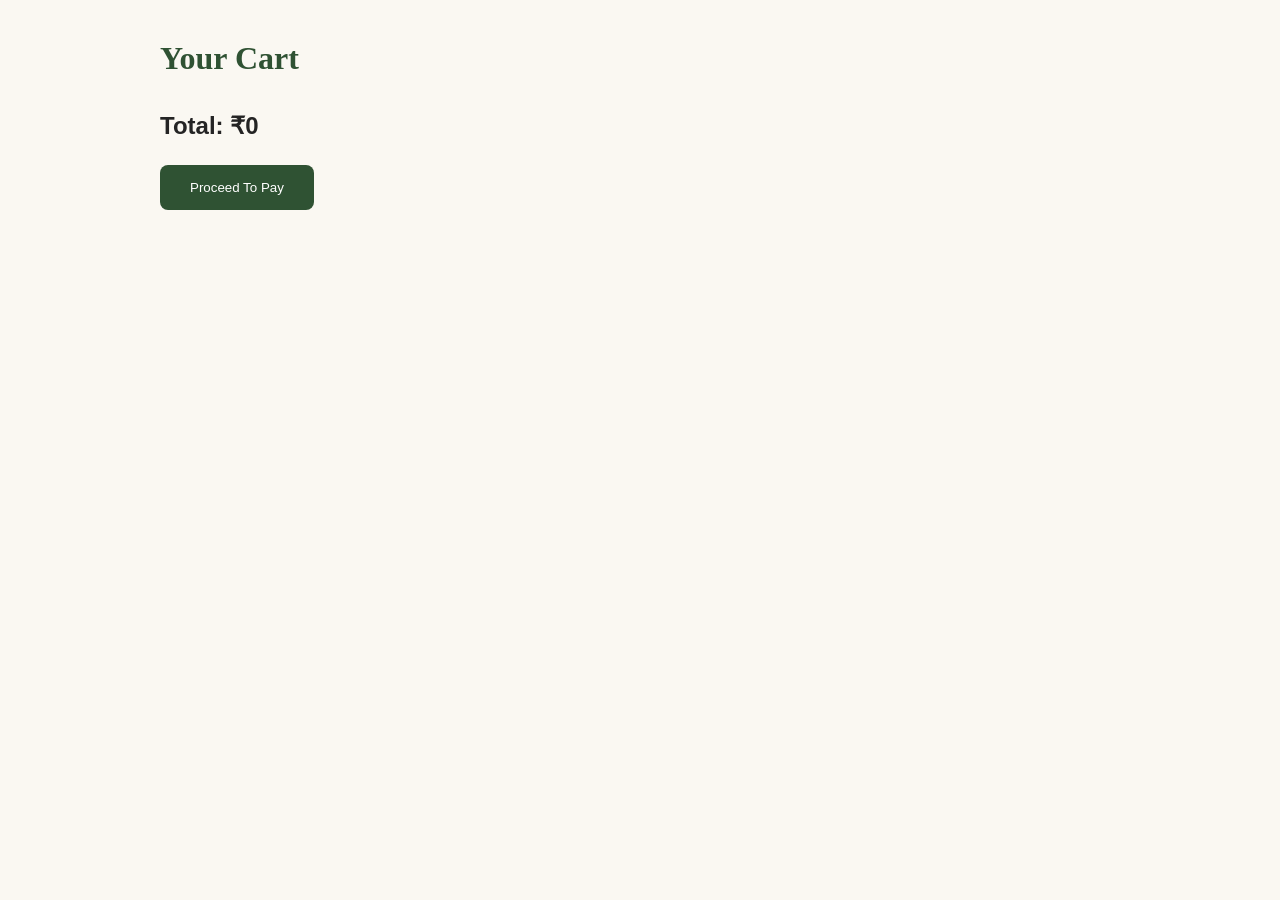
<file: cart.html>
<!DOCTYPE html>
<html lang="en">

<head>
<meta charset="UTF-8">
<meta name="viewport"
      content="width=device-width, initial-scale=1.0">

<title>Shopping Cart</title>

<link rel="stylesheet"
      href="style.css">

<style>

.cart-page{
  max-width:1000px;
  margin:auto;
  padding:40px 20px;
}

.cart-item{
  display:flex;
  gap:20px;
  align-items:center;
  background:white;
  padding:20px;
  margin-bottom:20px;
  border-radius:12px;
  box-shadow:0 3px 10px rgba(0,0,0,.1);
}

.cart-item img{
  width:100px;
  height:100px;
  object-fit:cover;
  border-radius:10px;
}

.cart-details{
  flex:1;
}

.cart-total{
  margin-top:30px;
  font-size:24px;
  font-weight:bold;
}

.remove-btn{
  background:#e53935;
  color:white;
  border:none;
  padding:10px 15px;
  border-radius:8px;
  cursor:pointer;
}

.checkout-btn{
  background:#2F5233;
  color:white;
  border:none;
  padding:15px 30px;
  border-radius:8px;
  cursor:pointer;
  margin-top:20px;
}
</style>
</head>

<body>

<div class="cart-page">

<h1>Your Cart</h1>

<div id="cartContainer">
</div>

<div id="cartTotal"
     class="cart-total">
</div>

<button
  class="checkout-btn"
  onclick="proceedToPay()">
  Proceed To Pay
</button>

</div>

<script>

function renderCart(){

  const cart =
    JSON.parse(
      localStorage.getItem("cart")
    ) || [];

  const container =
    document.getElementById(
      "cartContainer"
    );

  const totalDiv =
    document.getElementById(
      "cartTotal"
    );

  container.innerHTML = "";

  let total = 0;

  cart.forEach(item => {

    total +=
      item.price * item.quantity;

    container.innerHTML += `

      <div class="cart-item">

        <img src="${item.image}">

        <div class="cart-details">

          <h3>${item.name}</h3>

          <p>
           Price: ₹${item.price}
          </p>

          <p>
           Quantity:
           ${item.quantity}
          </p>

        </div>

        <button
          class="remove-btn"
          onclick="removeItem(${item.id})">
          Remove
        </button>

      </div>

    `;
  });

  totalDiv.innerHTML =
    `Total: ₹${total}`;
}
function proceedToPay(){

    const cart =
        JSON.parse(
            localStorage.getItem("cart")
        ) || [];

    if(cart.length === 0){
        alert("Your cart is empty.");
        return;
    }

    const orderId =
        "WD" +
        Math.floor(
            Math.random() * 100000
        );

    document.getElementById(
        "orderId"
    ).textContent = orderId;

    document.getElementById(
        "paymentModal"
    ).style.display = "flex";

    localStorage.removeItem("cart");
}

function goHome(){

    window.location.href =
        "index.html";
}
function removeItem(id){

  let cart =
    JSON.parse(
      localStorage.getItem("cart")
    ) || [];

  cart =
    cart.filter(
      item => item.id !== id
    );

  localStorage.setItem(
    "cart",
    JSON.stringify(cart)
  );

  renderCart();
}

renderCart();

function proceedToPay(){

    const cart =
        JSON.parse(
            localStorage.getItem("cart")
        ) || [];

    if(cart.length === 0){
        alert("Your cart is empty.");
        return;
    }

    const orderId =
        "WD" +
        Math.floor(
            Math.random() * 100000
        );

    document.getElementById(
        "orderId"
    ).textContent = orderId;

    document.getElementById(
        "paymentModal"
    ).style.display = "flex";

    localStorage.removeItem("cart");
}

function goHome(){

    window.location.href =
        "index.html";
}

</script>
<div id="paymentModal" class="payment-modal">

  <div class="payment-box">

    <div class="success-icon">✓</div>

    <h2>Payment Successful</h2>

    <p>
      Thank you for shopping with
      Whitegate Dairy Co.
    </p>

    <p>
      Order ID:
      <strong id="orderId"></strong>
    </p>

    <button onclick="goHome()">
      Continue Shopping
    </button>

  </div>

</div>

</body>
</body>
</html>
</file>
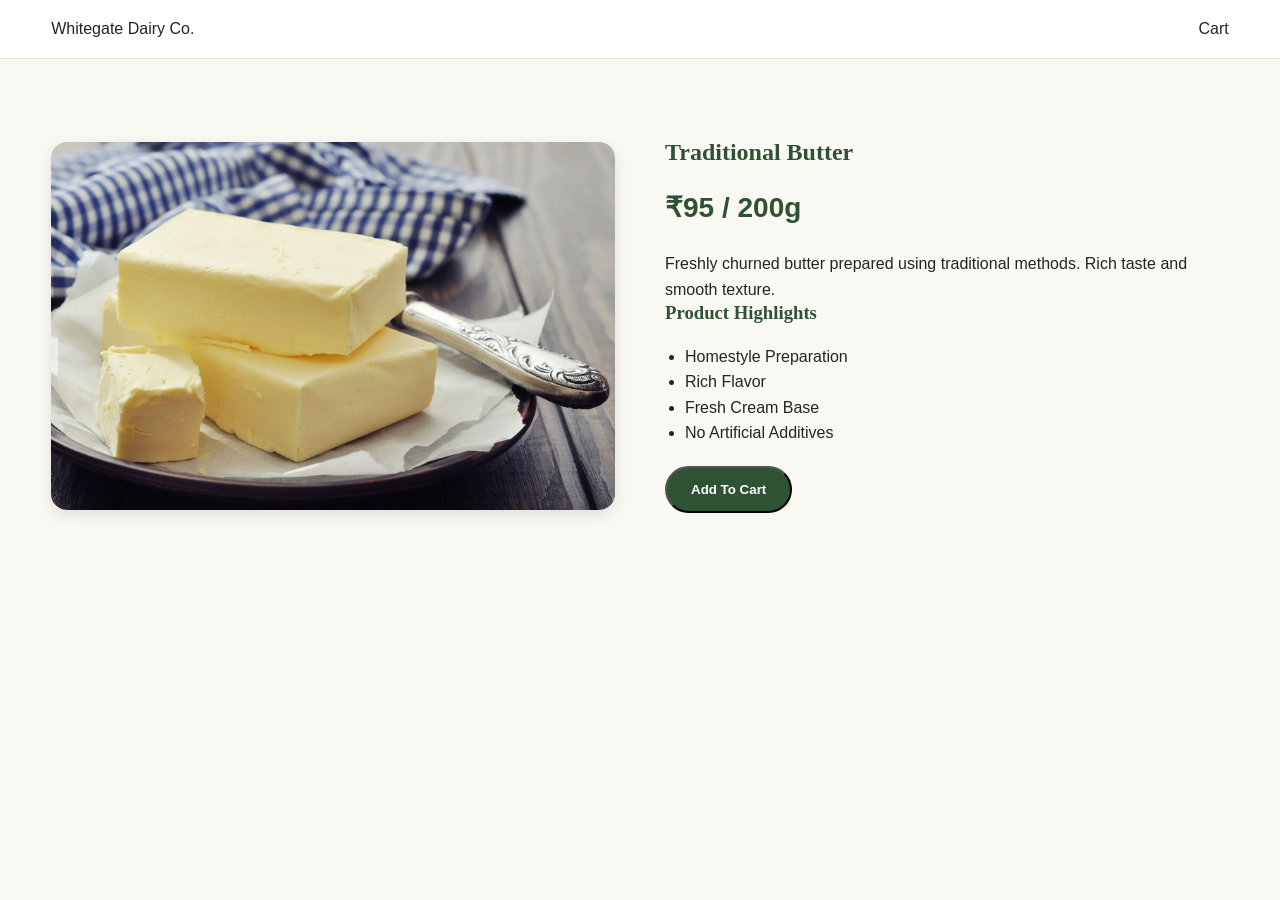
<file: products/butter.html>
<!DOCTYPE html>
<html lang="en">

<head>
    <meta charset="UTF-8">
    <meta name="viewport" content="width=device-width, initial-scale=1.0">

    <title>White Butter</title>

    <!-- Main CSS -->
    <link rel="stylesheet" href="../style.css">
</head>

<body>

    <!-- Header -->
    <header class="site-header">
        <div class="wrap header-inner">

            <a href="../index.html" class="logo">
                Whitegate Dairy Co.
            </a>

            <a href="../cart.html" class="cart-link">
                Cart
            </a>

        </div>
    </header>


    <!-- Product Details -->
    <section class="product-detail">

        <div class="wrap product-detail-grid">

            <!-- Product Image -->
            <div>
                <img
                    src="../images/Butter.jpeg"
                    alt="Traditional White Butter"
                    class="product-detail-image"
                >
            </div>


            <!-- Product Information -->
            <div>

                <h1>Traditional Butter</h1>

                <p class="detail-price">
                    ₹95 / 200g
                </p>

                <p>
                    Freshly churned butter prepared using
                    traditional methods. Rich taste and
                    smooth texture.
                </p>


                <h3>Product Highlights</h3>

                <ul>
                    <li>Homestyle Preparation</li>
                    <li>Rich Flavor</li>
                    <li>Fresh Cream Base</li>
                    <li>No Artificial Additives</li>
                </ul>


                <button
                    class="btn btn-primary"
                    onclick="addToCart()">
                    Add To Cart
                </button>

            </div>

        </div>

    </section>


    <!-- Add To Cart Script -->
    <script>

        function addToCart() {

            let cart =
                JSON.parse(
                    localStorage.getItem("cart")
                ) || [];


            const product = {

                id: 4,

                name: "Butter",

                description:
                    "Traditional cultured butter.",

                price: 95,

                unit: "200g",

                image: "../images/butter.jpg",

                quantity: 1

            };


            const existing =
                cart.find(
                    item => item.id === 4
                );


            if (existing) {

                existing.quantity++;

            } else {

                cart.push(product);

            }


            localStorage.setItem(
                "cart",
                JSON.stringify(cart)
            );


            alert("Butter added to cart");

        }

    </script>

</body>

</html>
</file>
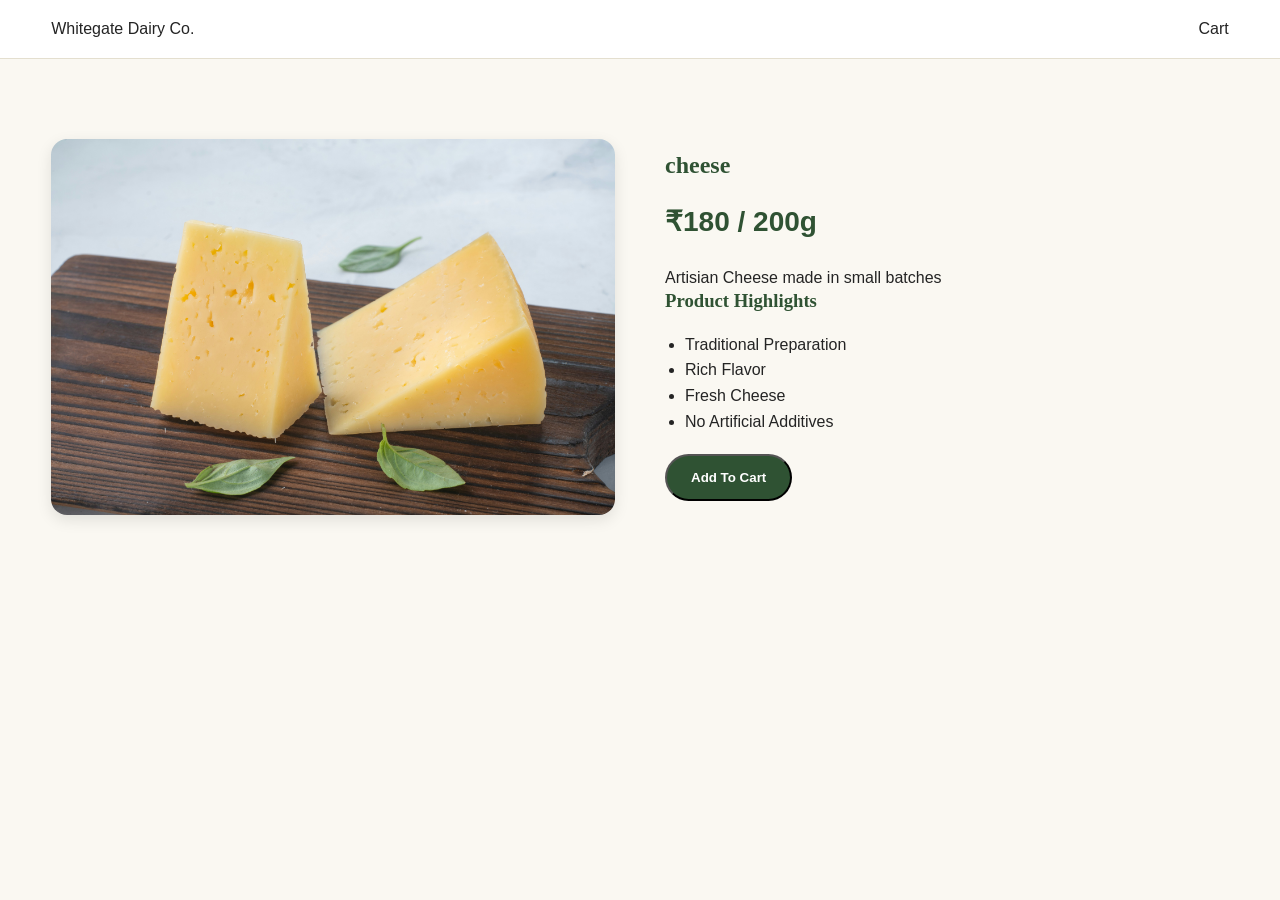
<file: products/cheese.html>
<!DOCTYPE html>
<html lang="en">

<head>
    <meta charset="UTF-8">
    <meta name="viewport" content="width=device-width, initial-scale=1.0">

    <title>Traditional Cheese | Whitegate Dairy Co.</title>

    <!-- Main CSS -->
    <link rel="stylesheet" href="../style.css">
</head>

<body>

    <!-- Header -->
    <header class="site-header">
        <div class="wrap header-inner">

            <a href="../index.html" class="logo">
                Whitegate Dairy Co.
            </a>

            <a href="../cart.html" class="cart-link">
                Cart
            </a>

        </div>
    </header>


    <!-- Product Details -->
    <section class="product-detail">

        <div class="wrap product-detail-grid">

            <!-- Product Image -->
            <div>
                <img
                    src="../images/cheese.jpg"
                    alt="Traditional cheese"
                    class="product-detail-image"
                >
            </div>


            <!-- Product Information -->
            <div>

                <h1>cheese</h1>

                <p class="detail-price">
                    ₹180 / 200g
                </p>

                <p>
                    Artisian Cheese made in small batches
                </p>


                <h3>Product Highlights</h3>

                <ul>
                    <li>Traditional Preparation</li>
                    <li>Rich Flavor</li>
                    <li>Fresh Cheese</li>
                    <li>No Artificial Additives</li>
                </ul>


                <!-- Add To Cart -->
                <button
                    type="button"
                    class="btn btn-primary"
                    onclick="addToCart()">

                    Add To Cart

                </button>

            </div>

        </div>

    </section>


    <!-- Add To Cart Script -->
    <script>

        function addToCart() {

            let cart =
                JSON.parse(
                    localStorage.getItem("cart")
                ) || [];


            // Butter product
            const product = {

                id: 4,

                slug: "cheese",

                name: "Cheese",

                description:
                    "Artisian Cheese",

                price: 180,

                unit: "200g",

                image: "../images/cheese.jpg",

                quantity: 1

            };


            // Check if Butter already exists
            const existing =
                cart.find(
                    item => item.id === product.id
                );


            if (existing) {

                existing.quantity++;

            } else {

                cart.push(product);

            }


            // Save cart
            localStorage.setItem(
                "cart",
                JSON.stringify(cart)
            );


            // Confirmation
            alert("Butter added to cart");

        }

    </script>

</body>

</html>
</file>
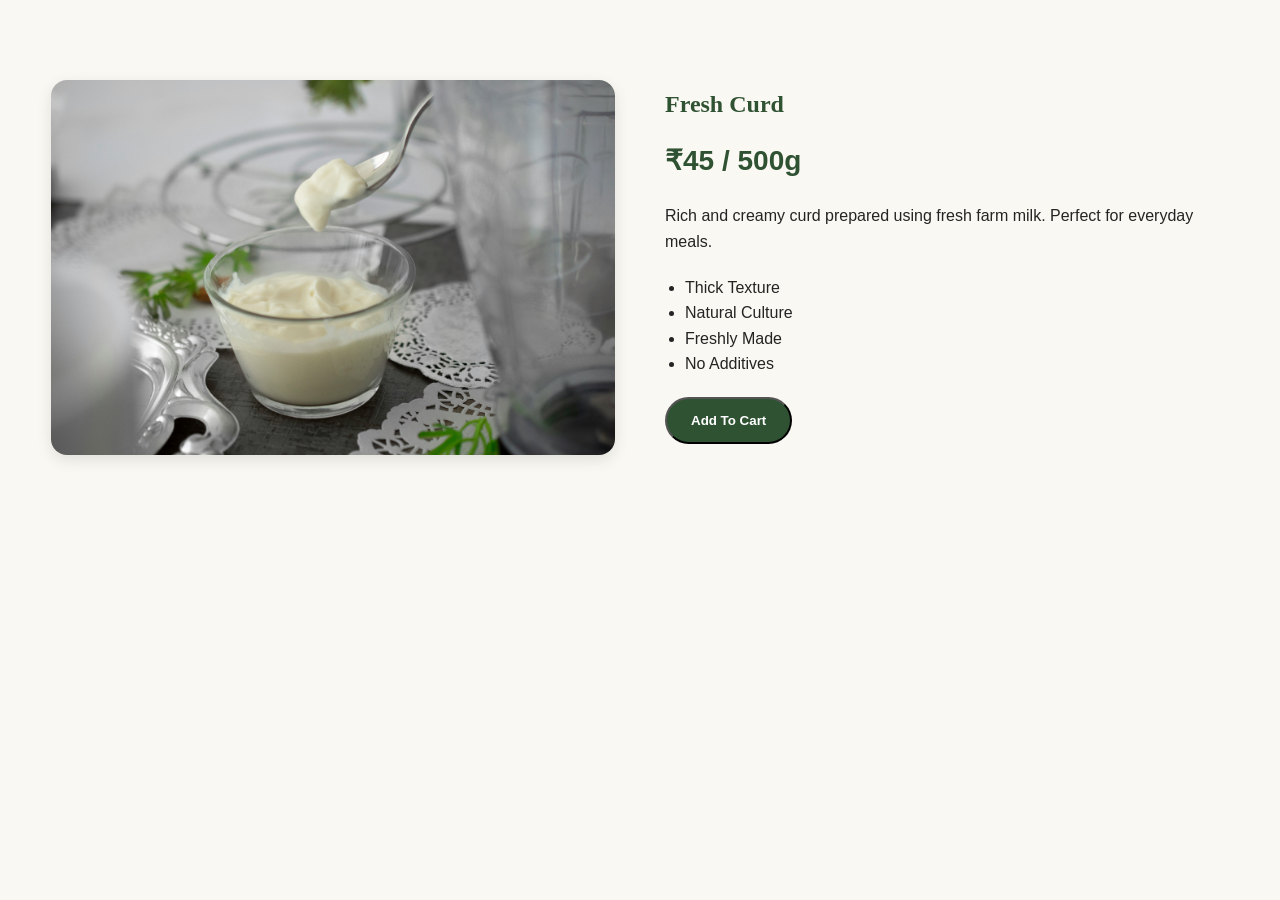
<file: products/curd.html>
<!DOCTYPE html>
<html lang="en">

<head>
    <meta charset="UTF-8">
    <meta name="viewport" content="width=device-width, initial-scale=1.0">

    <title>Fresh Curd</title>

    <!-- Load CSS -->
    <link rel="stylesheet" href="../style.css">
</head>

<body>

    <section class="product-detail">

        <div class="wrap product-detail-grid">

            <!-- Product Image -->
            <div>
                <img 
                    src="../images/curd.jpg" 
                    alt="Fresh Curd"
                    class="product-detail-image"
                >
            </div>

            <!-- Product Information -->
            <div>

                <h1>Fresh Curd</h1>

                <p class="detail-price">
                    ₹45 / 500g
                </p>

                <p>
                    Rich and creamy curd prepared using fresh farm milk.
                    Perfect for everyday meals.
                </p>

                <ul>
                    <li>Thick Texture</li>
                    <li>Natural Culture</li>
                    <li>Freshly Made</li>
                    <li>No Additives</li>
                </ul>

                <button 
                    class="btn btn-primary"
                    onclick="addToCart()">
                    Add To Cart
                </button>

            </div>

        </div>

    </section>


    <script>

        function addToCart() {

            let cart =
                JSON.parse(localStorage.getItem("cart")) || [];

            const product = {
                id: 2,
                name: "Curd",
                description: "Homemade thick curd.",
                price: 45,
                unit: "500g",
                image: "../images/curd.jpg",
                quantity: 1
            };

            const existing =
                cart.find(item => item.id === 2);

            if (existing) {

                existing.quantity++;

            } else {

                cart.push(product);

            }

            localStorage.setItem(
                "cart",
                JSON.stringify(cart)
            );

            alert("Curd added to cart");
        }

    </script>

</body>
</html>
</file>
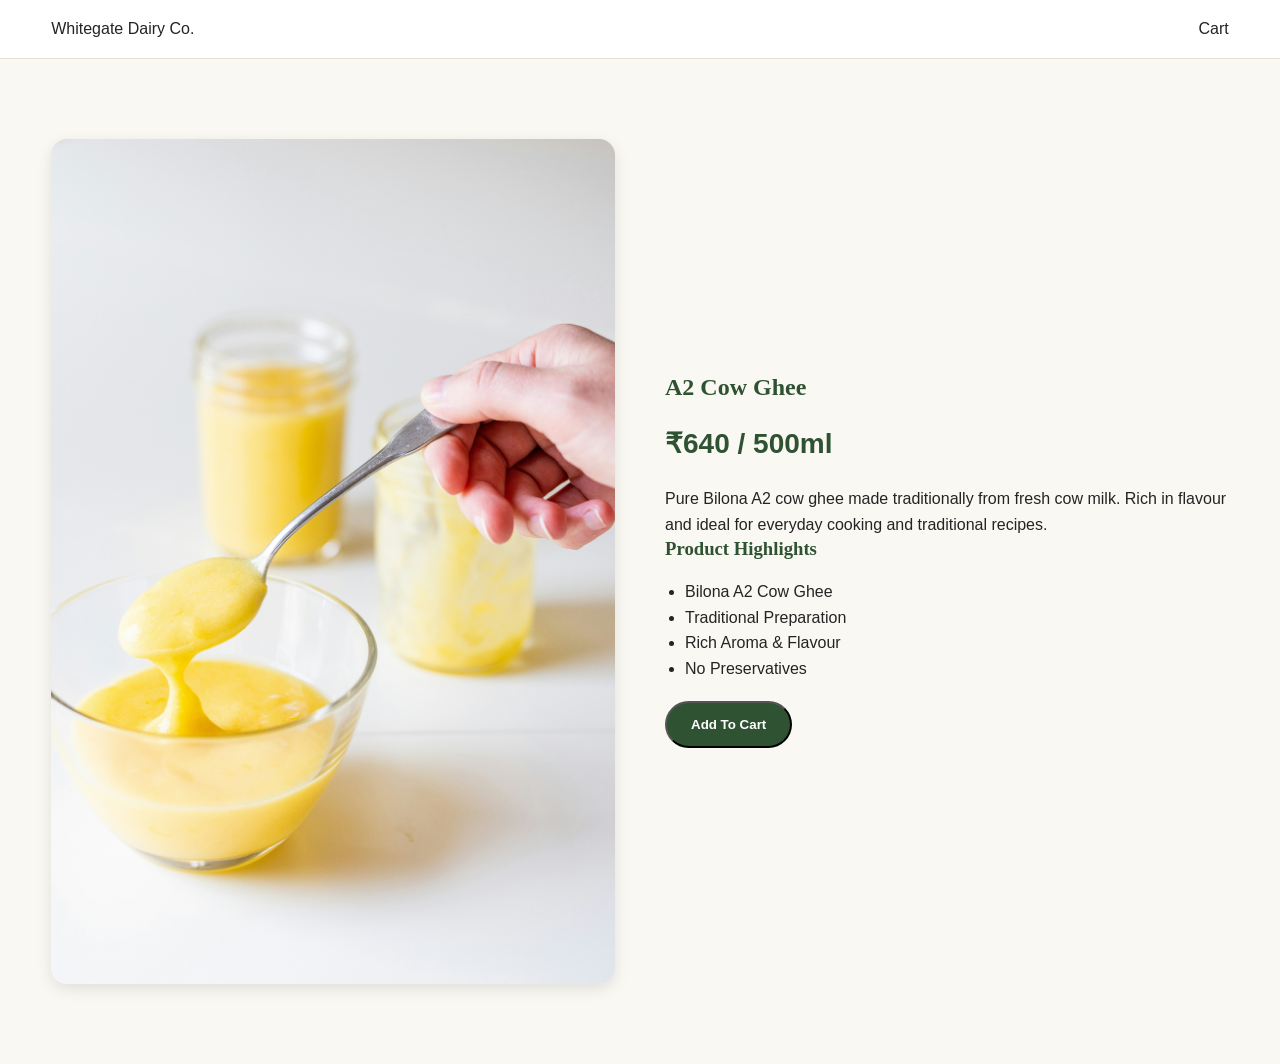
<file: products/ghee.html>
<!DOCTYPE html>
<html lang="en">

<head>
    <meta charset="UTF-8">
    <meta name="viewport" content="width=device-width, initial-scale=1.0">

    <title>A2 Cow Ghee | Whitegate Dairy Co.</title>

    <!-- Main Stylesheet -->
    <link rel="stylesheet" href="../style.css">
</head>

<body>

    <!-- ==============================
         HEADER
    =============================== -->
    <header class="site-header">

        <div class="wrap header-inner">

            <a href="../index.html" class="logo">
                Whitegate Dairy Co.
            </a>

            <a href="../cart.html" class="cart-link">
                Cart
            </a>

        </div>

    </header>


    <!-- ==============================
         PRODUCT DETAILS
    =============================== -->
    <main>

        <section class="product-detail">

            <div class="wrap product-detail-grid">

                <!-- Product Image -->
                <div class="product-image-container">

                    <img
                        src="../images/ghee.jpg"
                        alt="A2 Cow Ghee"
                        class="product-detail-image"
                    >

                </div>


                <!-- Product Information -->
                <div class="product-info">

                    <h1>A2 Cow Ghee</h1>

                    <p class="detail-price">
                        ₹640 / 500ml
                    </p>

                    <p>
                        Pure Bilona A2 cow ghee made traditionally
                        from fresh cow milk. Rich in flavour and
                        ideal for everyday cooking and traditional recipes.
                    </p>


                    <!-- Product Highlights -->
                    <h3>Product Highlights</h3>

                    <ul>
                        <li>Bilona A2 Cow Ghee</li>
                        <li>Traditional Preparation</li>
                        <li>Rich Aroma & Flavour</li>
                        <li>No Preservatives</li>
                    </ul>


                    <!-- Add To Cart Button -->
                    <button
                        type="button"
                        class="btn btn-primary"
                        onclick="addToCart()">

                        Add To Cart

                    </button>

                </div>

            </div>

        </section>

    </main>


    <!-- ==============================
         CART SCRIPT
    =============================== -->
    <script>

        function addToCart() {

            // Get existing cart from localStorage
            let cart =
                JSON.parse(
                    localStorage.getItem("cart")
                ) || [];


            // A2 Cow Ghee product
            const product = {

                id: 5,

                slug: "ghee",

                name: "A2 Cow Ghee",

                description:
                    "Bilona A2 cow ghee.",

                price: 640,

                unit: "500ml",

                image: "../images/ghee.jpg",

                quantity: 1

            };


            // Check if Ghee already exists
            const existing =
                cart.find(
                    item => item.id === product.id
                );


            if (existing) {

                // Increase quantity
                existing.quantity++;

            } else {

                // Add Ghee to cart
                cart.push(product);

            }


            // Save updated cart
            localStorage.setItem(
                "cart",
                JSON.stringify(cart)
            );


            // Confirmation
            alert("A2 Cow Ghee added to cart");

        }

    </script>

</body>

</html>
</file>
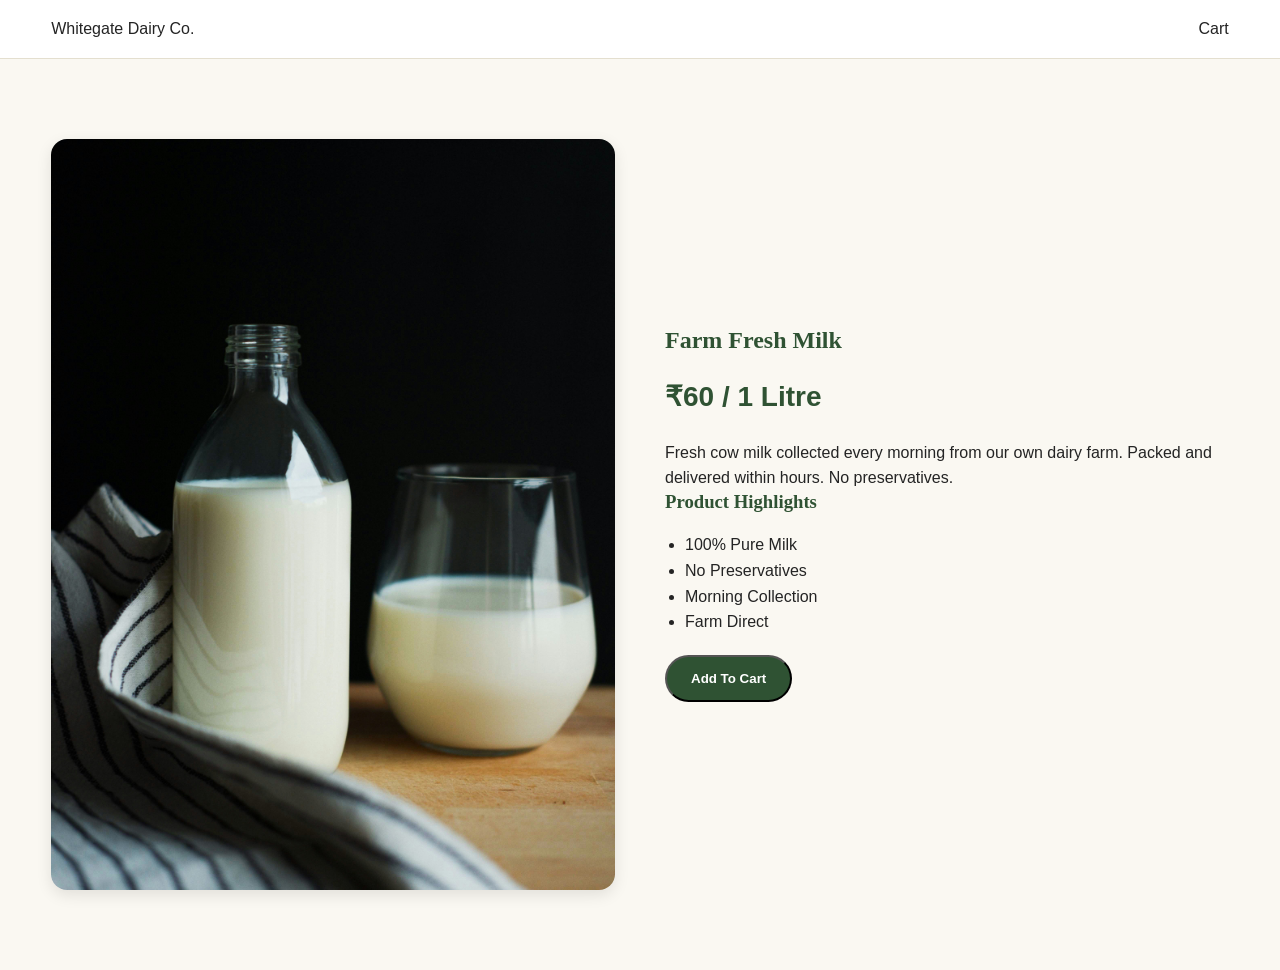
<file: products/milk.html>
<!DOCTYPE html>
<html lang="en">

<head>
    <meta charset="UTF-8">
    <meta name="viewport" content="width=device-width, initial-scale=1.0">

    <title>Farm Fresh Milk</title>

    <link rel="stylesheet" href="../style.css">
</head>

<body>

    <!-- Header -->
    <header class="site-header">
        <div class="wrap header-inner">

            <a href="../index.html" class="logo">
                Whitegate Dairy Co.
            </a>

            <a href="../cart.html" class="cart-link">
                Cart
            </a>

        </div>
    </header>


    <!-- Product Details -->
    <section class="product-detail">

        <div class="wrap product-detail-grid">

            <!-- Product Image -->
            <div>
                <img
                    src="../images/milk.jpg"
                    alt="Fresh Milk"
                    class="product-detail-image"
                >
            </div>


            <!-- Product Information -->
            <div>

                <h1>Farm Fresh Milk</h1>

                <p class="detail-price">
                    ₹60 / 1 Litre
                </p>

                <p>
                    Fresh cow milk collected every morning
                    from our own dairy farm.
                    Packed and delivered within hours.
                    No preservatives.
                </p>

                <h3>Product Highlights</h3>

                <ul>
                    <li>100% Pure Milk</li>
                    <li>No Preservatives</li>
                    <li>Morning Collection</li>
                    <li>Farm Direct</li>
                </ul>

                <button
                    class="btn btn-primary"
                    onclick="addToCart()">
                    Add To Cart
                </button>

            </div>

        </div>

    </section>


    <!-- Add To Cart -->
    <script>

        function addToCart() {

            let cart =
                JSON.parse(
                    localStorage.getItem("cart")
                ) || [];


            const product = {

                id: 1,

                name: "Farm Fresh Milk",

                description:
                    "Pure cow milk collected every morning.",

                price: 60,

                unit: "1 Litre",

                image: "../images/milk.jpg",

                quantity: 1

            };


            const existing =
                cart.find(
                    item => item.id === 1
                );


            if (existing) {

                existing.quantity++;

            } else {

                cart.push(product);

            }


            localStorage.setItem(
                "cart",
                JSON.stringify(cart)
            );


            alert("Farm Fresh Milk added to cart");

        }

    </script>

</body>

</html>
</file>
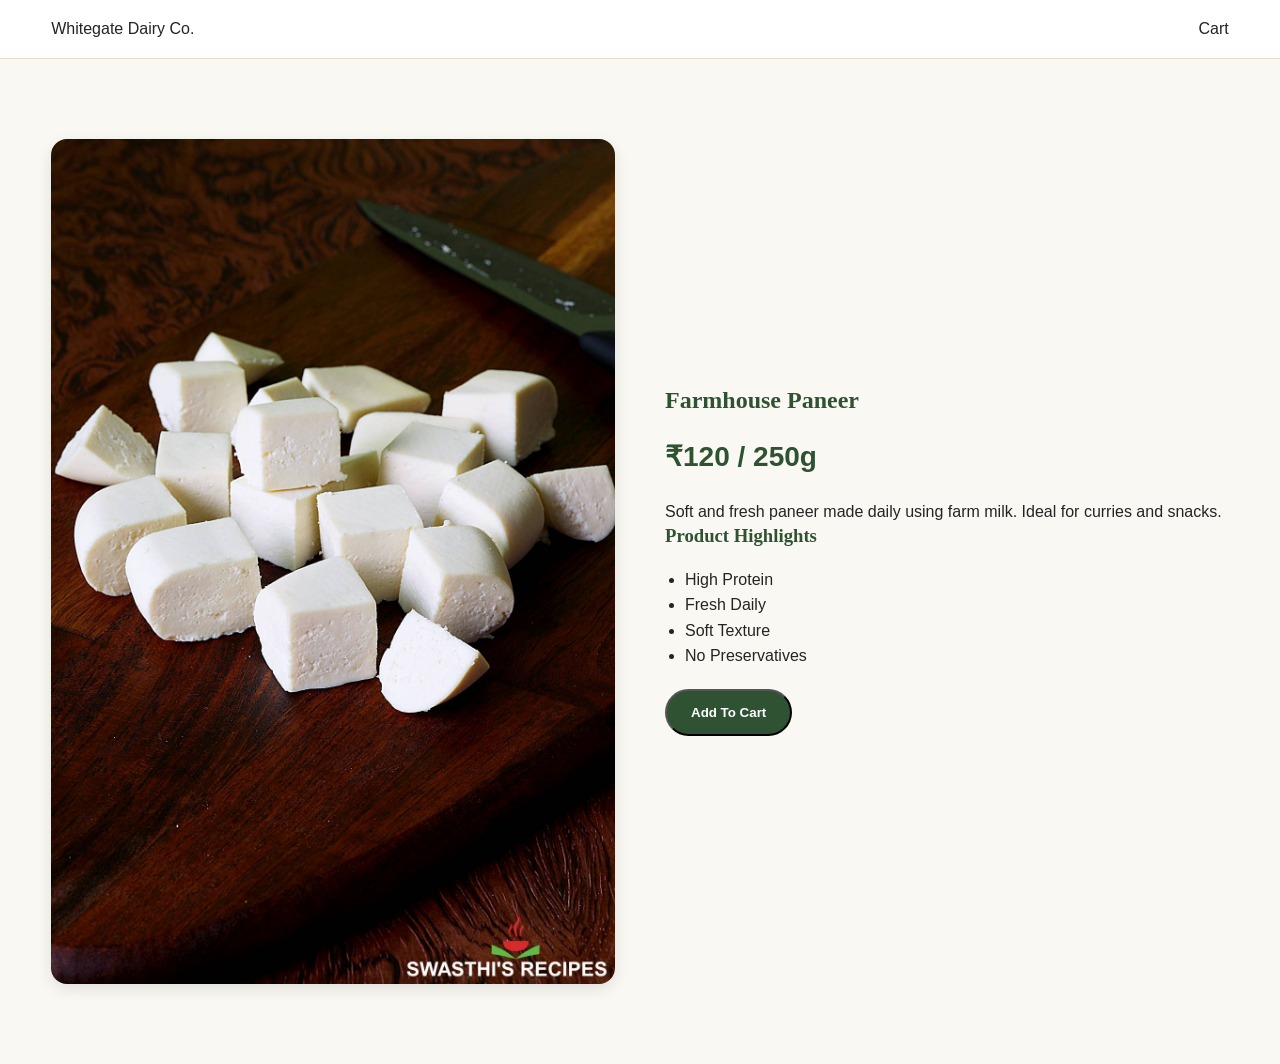
<file: products/paneer.html>
<!DOCTYPE html>
<html lang="en">

<head>
    <meta charset="UTF-8">
    <meta name="viewport" content="width=device-width, initial-scale=1.0">

    <title>Farmhouse Paneer</title>

    <!-- Main CSS -->
    <link rel="stylesheet" href="../style.css">
</head>

<body>

    <!-- Header -->
    <header class="site-header">
        <div class="wrap header-inner">

            <a href="../index.html" class="logo">
                Whitegate Dairy Co.
            </a>

            <a href="../cart.html" class="cart-link">
                Cart
            </a>

        </div>
    </header>


    <!-- Product Details -->
    <section class="product-detail">

        <div class="wrap product-detail-grid">

            <!-- Product Image -->
            <div>
                <img
                    src="../images/paneer.jpg"
                    alt="Farmhouse Paneer"
                    class="product-detail-image"
                >
            </div>


            <!-- Product Information -->
            <div>

                <h1>Farmhouse Paneer</h1>

                <p class="detail-price">
                    ₹120 / 250g
                </p>

                <p>
                    Soft and fresh paneer made daily using
                    farm milk. Ideal for curries and snacks.
                </p>


                <h3>Product Highlights</h3>

                <ul>
                    <li>High Protein</li>
                    <li>Fresh Daily</li>
                    <li>Soft Texture</li>
                    <li>No Preservatives</li>
                </ul>


                <button
                    class="btn btn-primary"
                    onclick="addToCart()">
                    Add To Cart
                </button>

            </div>

        </div>

    </section>


    <!-- Add To Cart Script -->
    <script>

        function addToCart() {

            let cart =
                JSON.parse(
                    localStorage.getItem("cart")
                ) || [];


            const product = {

                id: 3,

                name: "Paneer",

                description:
                    "Soft farmhouse paneer.",

                price: 120,

                unit: "250g",

                image: "../images/paneer.jpg",

                quantity: 1

            };


            const existing =
                cart.find(
                    item => item.id === 3
                );


            if (existing) {

                existing.quantity++;

            } else {

                cart.push(product);

            }


            localStorage.setItem(
                "cart",
                JSON.stringify(cart)
            );


            alert("Paneer added to cart");

        }

    </script>

</body>

</html>
</file>
<file: style.css>
:root{
  --green:#2F5233;
  --green-light:#C7D6BC;
  --green-soft:#F4F7EF;
  --gold:#E8A33D;
  --cream:#FAF8F2;
  --brown:#76634D;
  --text:#242424;
  --border:#E4DFCF;
  --shadow:0 10px 30px rgba(0,0,0,.08);
  --radius:18px;
}

*{
  margin:0;
  padding:0;
  box-sizing:border-box;
}

html{
  scroll-behavior:smooth;
}

body{
  font-family:"Work Sans",sans-serif;
  color:var(--text);
  background:var(--cream);
  line-height:1.6;
}

img,
svg{
  max-width:100%;
  display:block;
}

a{
  text-decoration:none;
  color:inherit;
}

.wrap{
  width:min(1180px,92%);
  margin:auto;
}

h1,h2,h3{
  font-family:"Zilla Slab",serif;
  line-height:1.15;
  color:var(--green);
}

/* HEADER */

.site-header{
  position:sticky;
  top:0;
  z-index:999;
  background:#fff;
  border-bottom:1px solid var(--border);
}

.header-inner{
  display:flex;
  align-items:center;
  justify-content:space-between;
  padding:16px 0;
}

.brand{
  display:flex;
  align-items:center;
  gap:12px;
}

.brand-mark{
  width:42px;
}

.brand-name{
  font-weight:700;
  color:var(--green);
}

.primary-nav{
  display:flex;
  gap:32px;
}

.primary-nav a{
  font-weight:600;
}

.primary-nav a:hover{
  color:var(--gold);
}

.header-actions{
  display:flex;
  align-items:center;
  gap:10px;
}

.icon-btn{
  width:42px;
  height:42px;
  border:none;
  border-radius:50%;
  cursor:pointer;
  background:var(--green-soft);
  display:flex;
  justify-content:center;
  align-items:center;
}

.icon-btn svg{
  width:20px;
  stroke:var(--green);
  fill:none;
  stroke-width:2;
}

.cart-btn{
  position:relative;
}

.cart-count{
  position:absolute;
  top:-4px;
  right:-4px;
  background:var(--gold);
  color:#fff;
  width:20px;
  height:20px;
  border-radius:50%;
  display:flex;
  justify-content:center;
  align-items:center;
  font-size:.75rem;
}

.nav-toggle{
  display:none;
  background:none;
  border:none;
  cursor:pointer;
}

.nav-toggle span{
  width:24px;
  height:2px;
  background:var(--green);
  display:block;
  margin:5px 0;
}

/* HERO */

.hero{
  padding:80px 0;
}

.hero-grid{
  display:grid;
  grid-template-columns:1.1fr .9fr;
  gap:60px;
  align-items:center;
}

.hero-kicker{
  color:var(--gold);
  font-weight:700;
  margin-bottom:14px;
}

.hero h1{
  font-size:clamp(2.6rem,5vw,4.8rem);
  margin-bottom:20px;
}

.hero-sub{
  font-size:1.1rem;
  margin-bottom:28px;
  color:#555;
}

.hero-actions{
  display:flex;
  gap:15px;
  flex-wrap:wrap;
}

.btn{
  display:inline-block;
  padding:14px 24px;
  border-radius:999px;
  font-weight:600;
  transition:.3s;
}

.btn-primary{
  background:var(--green);
  color:white;
}

.btn-primary:hover{
  transform:translateY(-2px);
}

.btn-ghost{
  border:2px solid var(--green);
  color:var(--green);
}

.btn-ghost:hover{
  background:var(--green);
  color:white;
}

.btn-gold{
  background:var(--gold);
  color:white;
  border:none;
  cursor:pointer;
}

.hero-stats{
  display:flex;
  gap:24px;
  margin-top:40px;
  flex-wrap:wrap;
}

.hero-stats dt{
  font-size:2rem;
  font-weight:700;
  color:var(--green);
}

.hero-art{
  display:flex;
  justify-content:center;
}

/* TRUST STRIP */

.trust-strip{
  background:var(--green);
  color:white;
  padding:18px 0;
}

.trust-inner{
  display:grid;
  gap:20px;
  grid-template-columns:repeat(auto-fit,minmax(220px,1fr));
}

.trust-item{
  display:flex;
  align-items:center;
  gap:10px;
}

.trust-dot{
  width:10px;
  height:10px;
  border-radius:50%;
  background:var(--gold);
}

/* COMMON */

section{
  padding:80px 0;
}

.section-title{
  font-size:2.2rem;
  margin-bottom:12px;
}

.section-sub{
  color:#666;
}

.catalogue-head{
  margin-bottom:30px;
}

/* HIGHLIGHTS */

.highlight-grid{
  display:grid;
  grid-template-columns:repeat(3,1fr);
  gap:24px;
}

.highlight-card{
  padding:30px;
  border-radius:var(--radius);
  box-shadow:var(--shadow);
}

.highlight-card h3{
  margin:15px 0;
}

.highlight-green{
  background:#EAF4E5;
}

.highlight-gold{
  background:#FFF0D9;
}

.highlight-brown{
  background:#EFE3D6;
}

.highlight-tag{
  font-size:.85rem;
  font-weight:700;
}

.highlight-price{
  display:block;
  margin-top:18px;
  font-weight:700;
  color:var(--green);
}

/* PRODUCTS */

.product-grid{
  display:grid;
  grid-template-columns:repeat(auto-fit,minmax(250px,1fr));
  gap:24px;
}

.product-card{
  background:white;
  border-radius:var(--radius);
  padding:20px;
  box-shadow:var(--shadow);
}

.product-card img{
  border-radius:12px;
  margin-bottom:15px;
}

.product-card h3{
  margin-bottom:8px;
}

.product-price{
  display:block;
  margin:10px 0;
  font-weight:700;
  color:var(--green);
}

/* ABOUT */

.about{
  background:white;
}

.about-grid{
  display:grid;
  grid-template-columns:1fr 1fr;
  gap:60px;
  align-items:center;
}

.about-copy p{
  margin-bottom:18px;
}

.pasture-illustration{
  max-width:450px;
}

/* NEWSLETTER */

.newsletter{
  position:relative;
  background:var(--green);
  color:white;
  overflow:hidden;
}

.newsletter h2{
  color:white;
}

.newsletter-inner{
  display:flex;
  align-items:center;
  justify-content:space-between;
  gap:40px;
}

.newsletter-form{
  min-width:360px;
}

.form-row{
  display:flex;
  gap:10px;
}

.newsletter input{
  flex:1;
  padding:14px 18px;
  border:none;
  border-radius:999px;
  font-size:1rem;
}

.form-message{
  margin-top:10px;
}

.drop{
  position:absolute;
  fill:rgba(255,255,255,.07);
}

.drop-a{
  width:100px;
  top:10px;
  left:10%;
}

.drop-b{
  width:140px;
  bottom:20px;
  right:15%;
}

.drop-c{
  width:80px;
  top:40%;
  right:5%;
}

/* FOOTER */

.site-footer{
  background:#1f3722;
  color:#f1f1f1;
  padding-top:70px;
}

.footer-grid{
  display:grid;
  grid-template-columns:2fr 1fr 1fr 1fr;
  gap:40px;
}

.footer-col{
  display:flex;
  flex-direction:column;
  gap:10px;
}

.footer-col h3{
  color:white;
  margin-bottom:10px;
}

.social-row{
  display:flex;
  gap:12px;
  margin-top:16px;
}

.social-icon{
  width:40px;
  height:40px;
  display:flex;
  justify-content:center;
  align-items:center;
  background:rgba(255,255,255,.1);
  border-radius:50%;
}

.social-icon svg{
  width:20px;
  fill:none;
  stroke:white;
  stroke-width:2;
}

.footer-bottom{
  margin-top:50px;
  border-top:1px solid rgba(255,255,255,.15);
  padding:25px 0;
  display:flex;
  justify-content:space-between;
  align-items:center;
}

.footer-legal{
  display:flex;
  gap:20px;
}

/* TOAST */

.toast{
  position:fixed;
  right:20px;
  bottom:20px;
  background:var(--green);
  color:white;
  padding:14px 18px;
  border-radius:12px;
  opacity:0;
  pointer-events:none;
  transition:.3s;
}

.toast.show{
  opacity:1;
}

/* ACCESSIBILITY */

.sr-only{
  position:absolute;
  width:1px;
  height:1px;
  overflow:hidden;
  clip:rect(0,0,0,0);
}

/* RESPONSIVE */

@media (max-width:900px){

  .hero-grid,
  .about-grid,
  .newsletter-inner{
    grid-template-columns:1fr;
    display:grid;
  }

  .highlight-grid{
    grid-template-columns:1fr;
  }

  .footer-grid{
    grid-template-columns:1fr 1fr;
  }
}

@media (max-width:768px){

  .nav-toggle{
    display:block;
  }

  .primary-nav{
    display:none;
    position:absolute;
    left:0;
    right:0;
    top:72px;
    background:white;
    flex-direction:column;
    padding:20px;
    border-top:1px solid var(--border);
  }

  .primary-nav.active{
    display:flex;
  }

  .newsletter-form{
    min-width:100%;
  }

  .form-row{
    flex-direction:column;
  }
}

@media (max-width:600px){

  .footer-grid{
    grid-template-columns:1fr;
  }

  .hero h1{
    font-size:2.5rem;
  }

  .hero-stats{
    flex-direction:column;
    gap:12px;
  }

  .footer-bottom{
    flex-direction:column;
    gap:15px;
    text-align:center;
  }
}
.product-grid{
    display:grid;
    grid-template-columns:repeat(auto-fit,minmax(280px,1fr));
    gap:25px;
}

.product-card{
    background:#fff;
    border-radius:18px;
    overflow:hidden;
    box-shadow:0 5px 15px rgba(0,0,0,.1);
    padding:16px;
    transition:.3s;
}

.product-card:hover{
    transform:translateY(-5px);
}

.product-image{
    width:100%;
    height:220px;
    object-fit:cover;
    border-radius:12px;
    margin-bottom:15px;
}

.product-price{
    display:block;
    margin:10px 0;
    color:#2F5233;
    font-weight:700;
    font-size:18px;
}
.cart-btn{
    position:relative;
    display:flex;
    align-items:center;
    justify-content:center;
    text-decoration:none;
}

.cart-count{
    position:absolute;
    top:-6px;
    right:-6px;
    width:20px;
    height:20px;
    background:#E8A33D;
    color:#fff;
    border-radius:50%;
    font-size:12px;
    font-weight:700;
    display:flex;
    align-items:center;
    justify-content:center;
}
.payment-modal{
    position:fixed;
    inset:0;
    background:rgba(0,0,0,.6);
    display:none;
    justify-content:center;
    align-items:center;
    z-index:9999;
}

.payment-box{
    background:#fff;
    padding:40px;
    border-radius:18px;
    text-align:center;
    width:450px;
    max-width:90%;
}

.success-icon{
    width:90px;
    height:90px;
    border-radius:50%;
    background:#2F5233;
    color:#fff;
    margin:auto;
    font-size:50px;
    display:flex;
    align-items:center;
    justify-content:center;
}

.payment-box h2{
    margin:20px 0 10px;
    color:#2F5233;
}

.payment-box button{
    margin-top:20px;
    background:#2F5233;
    color:white;
    border:none;
    padding:12px 25px;
    border-radius:8px;
    cursor:pointer;
}
.product-detail{
padding:80px 0;
}

.product-detail-grid{
display:grid;
grid-template-columns:1fr 1fr;
gap:50px;
align-items:center;
}

.product-detail-image{
width:100%;
border-radius:16px;
box-shadow:0 5px 15px rgba(0,0,0,.1);
}

.detail-price{
font-size:28px;
font-weight:bold;
color:#2F5233;
margin:20px 0;
}

.product-detail ul{
margin:20px 0;
padding-left:20px;
}

@media(max-width:768px){

.product-detail-grid{
grid-template-columns:1fr;
}

}
.product-actions{
    display:flex;
    gap:10px;
    margin-top:15px;
}

.product-actions .btn{
    flex:1;
    text-align:center;
}
.detail-buttons{
    display:flex;
    gap:12px;
    flex-wrap:wrap;
    margin-top:25px;
}
</file>
